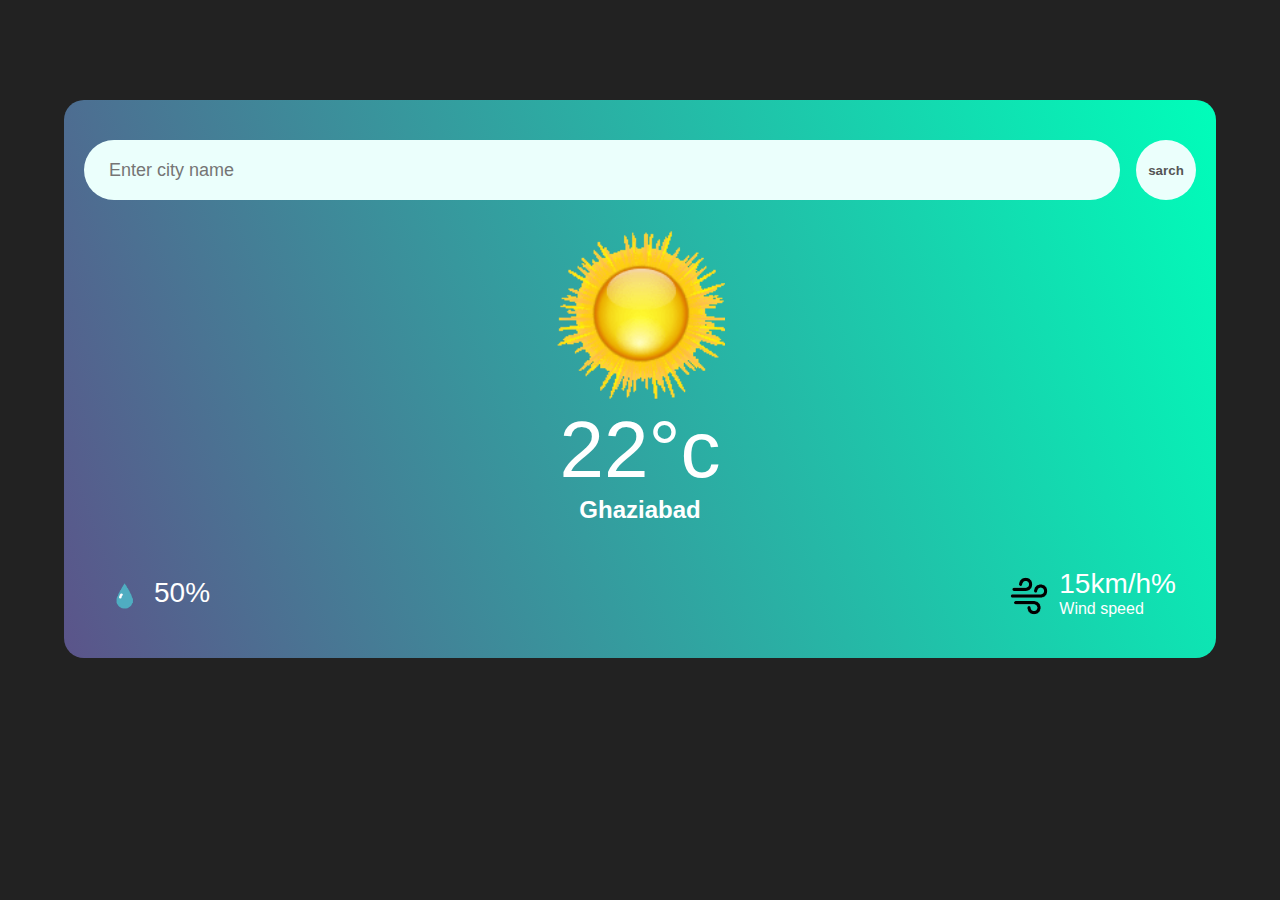
<file: weather app/index.html>
<!DOCTYPE html>
<html lang="en">

<head>
    <meta charset="UTF-8">
    <meta name="viewport" content="width=device-width, initial-scale=1.0">
    <title>Weather</title>
    <link rel="stylesheet" href="style.css">
</head>

<body>
    <div class="card">
        <div class="sarch">
            <input type="text" placeholder="Enter city name" spellcheck="false">
            <button><b> sarch</b></button>
        </div>
        <div class="weather"><img class="weather-icon" src="img/sun.png" alt="">
            <h1 class="temp">22°c</h1>
        </div>
        <h2 class="city">Ghaziabad</h2>
        <div class="details">
            <div class="col">
                <img src="img/humidity.png" alt="">
                <div>
                    <p class="humidity">50%</p>
                </div>
            </div>

            <div class="col">
                <img src="img/air.png" alt="">
                <div>
                    <p class="wind">15km/h%</p>
                    <p>Wind speed</p>
                </div>
            </div>
        </div>
    </div>
    </div>
    <script src="java.js"></script>
</body>

</html>
</file>
<file: weather app/style.css>
*{
    margin: 0;
    padding: 0;
    font-family: 'poppins',sans-serif;
    box-sizing: border-box;
}
body{
    background-color: #222;
    display: flex;
}
.card{
    display: flex; 
    flex-direction: column;
    /* flex-wrap:wrap-reverse; */
    width: 90%;
    max-width: 470%;
    background: linear-gradient(250deg,#00feba,#5b548a);
    color: #fff;
    margin: 100px auto 0;
    border-radius: 20px;
    padding: 40px 20px;
    text-align: center;

}
.sarch{
    width: auto;
    flex-wrap: wrap;
    display: flex;
    align-items: center;
    justify-content: space-between;
    /* flex-shrink:3 ; */
}
.sarch input{
    border: 0;
    outline: 0;
    background: #ebfffc;
    color: #555;
    padding: 10px 25px;
    height: 60px;
    border-radius: 30px ;
    flex :1;
    margin-right: 16px;
    font-size: 18px;
}
.sarch button{
    border: 0;
    outline: 0;
    background: #ebfffc;
    color: #555;
    border-radius: 50%;
    width: 60px;
    height: 60px;
    cursor: pointer;

}
.weather-icon{
    width: 170px;
    margin-top: 30px;
}
.weather h1{
    font-size: 80px;
    font-weight: 500;

}
.weather h2{
    font-size :45px; 
    font-weight:400 ;
    margin-top: -10px;

}
.details{
    display:flex;
    align-items: center;
    justify-content: space-between;
    padding:0 20px;
    margin-top : 50px;
}
.col{
    display: flex;
    align-items: center;
    text-align: left;

}
.col img{
    width: 40px;
    margin-right: 10px;
}
.humidity,.wind{
    font-size: 28px;
    margin-top:-6px;
}
.humidity{
    float: left;
}
</file>
